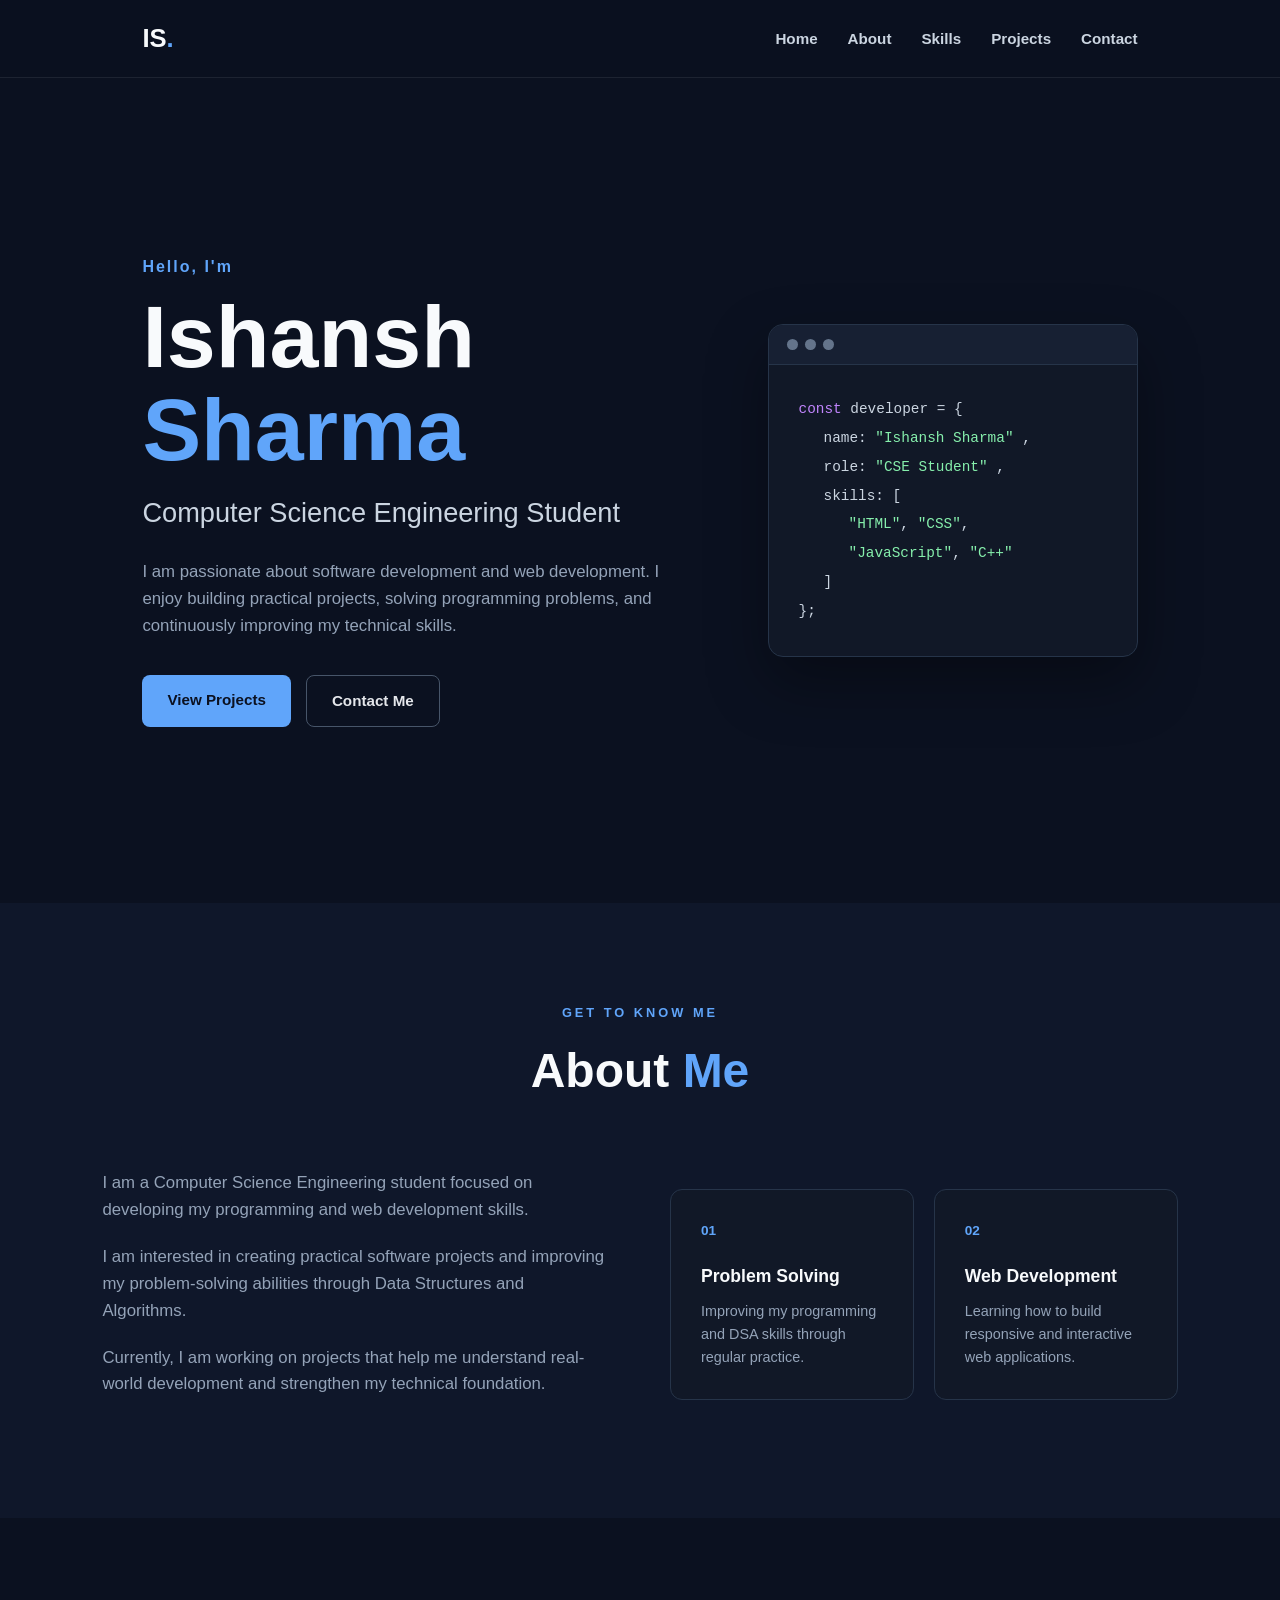
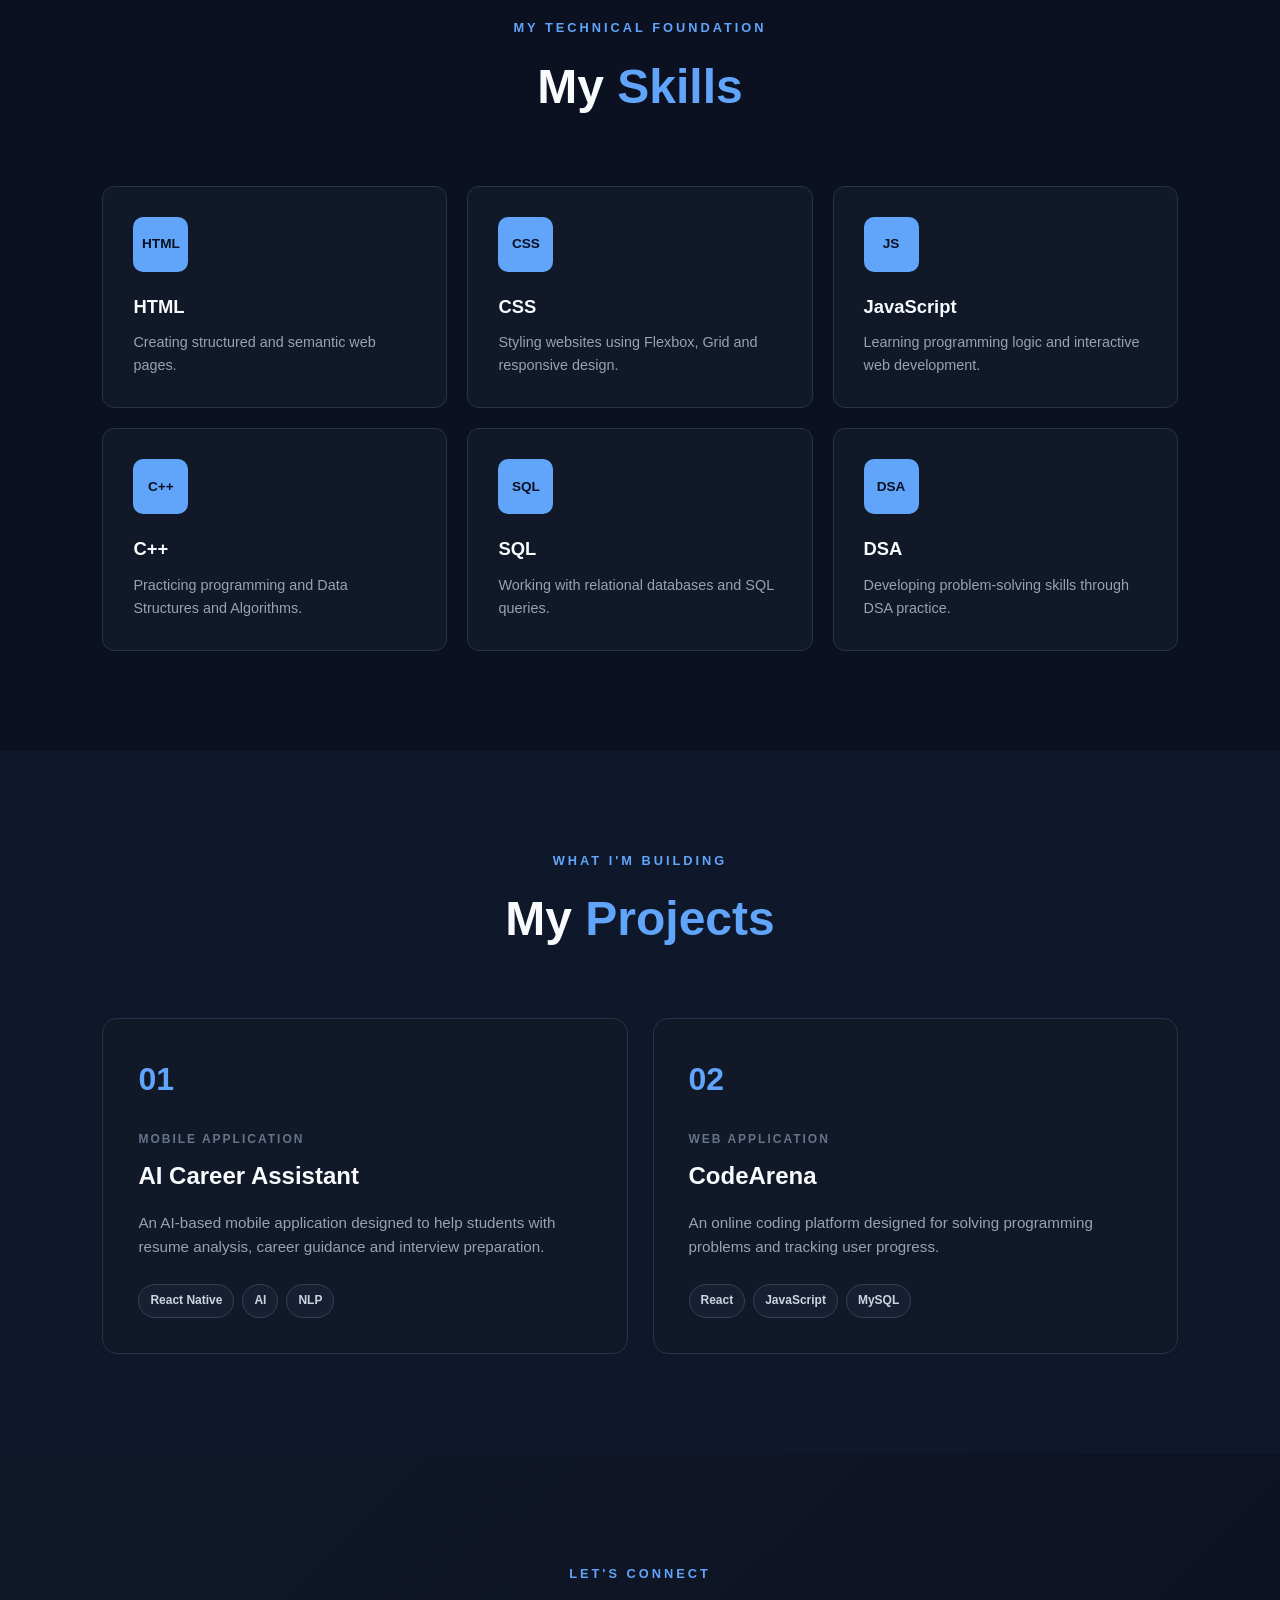
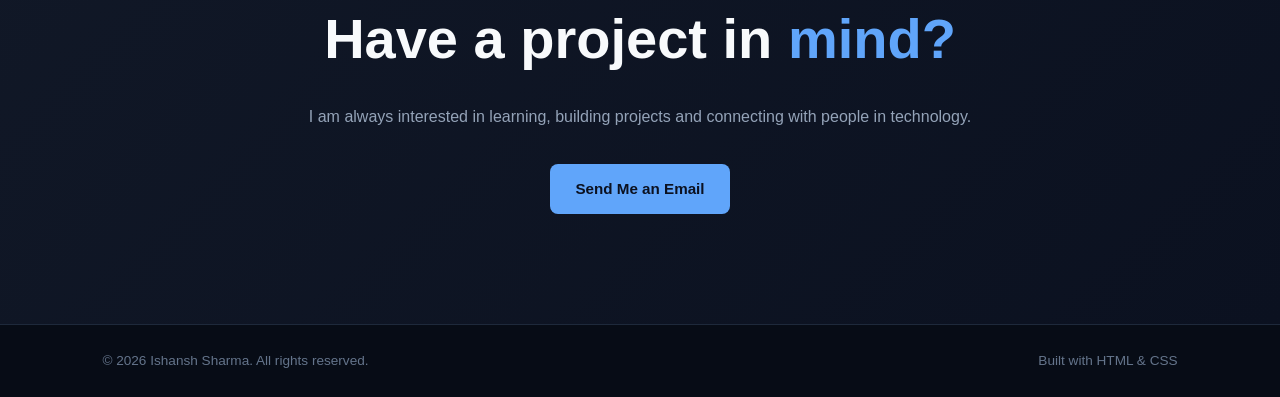
<file: index.html>
<!DOCTYPE html>
<html lang="en">

<head>
    <meta charset="UTF-8">

    <meta name="viewport" content="width=device-width, initial-scale=1.0">

    <meta name="description"
        content="Portfolio of Ishansh Sharma, a Computer Science Engineering student interested in software and web development.">

    <title>Ishansh Sharma | Web Developer</title>

    <link rel="stylesheet" href="style.css">
</head>

<body>

    <!-- =========================
         NAVIGATION
    ========================== -->

    <header class="header">

        <nav class="navbar">

            <a href="#home" class="logo">
                IS<span>.</span>
            </a>

            <ul class="nav-links">

                <li>
                    <a href="#home">Home</a>
                </li>

                <li>
                    <a href="#about">About</a>
                </li>

                <li>
                    <a href="#skills">Skills</a>
                </li>

                <li>
                    <a href="#projects">Projects</a>
                </li>

                <li>
                    <a href="#contact">Contact</a>
                </li>

            </ul>

        </nav>

    </header>


    <!-- =========================
         MAIN CONTENT
    ========================== -->

    <main>

        <!-- =========================
             HERO SECTION
        ========================== -->

        <section id="home" class="hero">

            <div class="hero-content">

                <p class="hero-intro">
                    Hello, I'm
                </p>

                <h1>
                    Ishansh <span>Sharma</span>
                </h1>

                <h2>
                    Computer Science Engineering Student
                </h2>

                <p class="hero-description">
                    I am passionate about software development and web development.
                    I enjoy building practical projects, solving programming problems,
                    and continuously improving my technical skills.
                </p>

                <div class="hero-buttons">

                    <a href="#projects" class="btn btn-primary">
                        View Projects
                    </a>

                    <a href="#contact" class="btn btn-secondary">
                        Contact Me
                    </a>

                </div>

            </div>


            <div class="hero-card">

                <div class="code-window">

                    <div class="window-header">

                        <span></span>
                        <span></span>
                        <span></span>

                    </div>

                    <div class="code-content">

                        <p>
                            <span class="code-keyword">const</span>
                            developer = {
                        </p>

                        <p class="indent">
                            name:
                            <span class="code-string">
                                "Ishansh Sharma"
                            </span>,
                        </p>

                        <p class="indent">
                            role:
                            <span class="code-string">
                                "CSE Student"
                            </span>,
                        </p>

                        <p class="indent">
                            skills: [
                        </p>

                        <p class="indent-2">
                            <span class="code-string">"HTML"</span>,
                            <span class="code-string">"CSS"</span>,
                        </p>

                        <p class="indent-2">
                            <span class="code-string">"JavaScript"</span>,
                            <span class="code-string">"C++"</span>
                        </p>

                        <p class="indent">
                            ]
                        </p>

                        <p>
                            };
                        </p>

                    </div>

                </div>

            </div>

        </section>


        <!-- =========================
             ABOUT SECTION
        ========================== -->

        <section id="about" class="section about">

            <div class="section-heading">

                <p class="section-label">
                    GET TO KNOW ME
                </p>

                <h2>
                    About <span>Me</span>
                </h2>

            </div>


            <div class="about-container">

                <div class="about-text">

                    <p>
                        I am a Computer Science Engineering student focused on
                        developing my programming and web development skills.
                    </p>

                    <p>
                        I am interested in creating practical software projects
                        and improving my problem-solving abilities through
                        Data Structures and Algorithms.
                    </p>

                    <p>
                        Currently, I am working on projects that help me understand
                        real-world development and strengthen my technical foundation.
                    </p>

                </div>


                <div class="about-info">

                    <div class="info-card">

                        <span class="info-number">
                            01
                        </span>

                        <h3>
                            Problem Solving
                        </h3>

                        <p>
                            Improving my programming and DSA skills through
                            regular practice.
                        </p>

                    </div>


                    <div class="info-card">

                        <span class="info-number">
                            02
                        </span>

                        <h3>
                            Web Development
                        </h3>

                        <p>
                            Learning how to build responsive and interactive
                            web applications.
                        </p>

                    </div>

                </div>

            </div>

        </section>


        <!-- =========================
             SKILLS SECTION
        ========================== -->

        <section id="skills" class="section skills">

            <div class="section-heading">

                <p class="section-label">
                    MY TECHNICAL FOUNDATION
                </p>

                <h2>
                    My <span>Skills</span>
                </h2>

            </div>


            <div class="skills-grid">

                <div class="skill-card">

                    <div class="skill-icon">
                        HTML
                    </div>

                    <h3>
                        HTML
                    </h3>

                    <p>
                        Creating structured and semantic web pages.
                    </p>

                </div>


                <div class="skill-card">

                    <div class="skill-icon">
                        CSS
                    </div>

                    <h3>
                        CSS
                    </h3>

                    <p>
                        Styling websites using Flexbox, Grid and responsive design.
                    </p>

                </div>


                <div class="skill-card">

                    <div class="skill-icon">
                        JS
                    </div>

                    <h3>
                        JavaScript
                    </h3>

                    <p>
                        Learning programming logic and interactive web development.
                    </p>

                </div>


                <div class="skill-card">

                    <div class="skill-icon">
                        C++
                    </div>

                    <h3>
                        C++
                    </h3>

                    <p>
                        Practicing programming and Data Structures and Algorithms.
                    </p>

                </div>


                <div class="skill-card">

                    <div class="skill-icon">
                        SQL
                    </div>

                    <h3>
                        SQL
                    </h3>

                    <p>
                        Working with relational databases and SQL queries.
                    </p>

                </div>


                <div class="skill-card">

                    <div class="skill-icon">
                        DSA
                    </div>

                    <h3>
                        DSA
                    </h3>

                    <p>
                        Developing problem-solving skills through DSA practice.
                    </p>

                </div>

            </div>

        </section>


        <!-- =========================
             PROJECTS SECTION
        ========================== -->

        <section id="projects" class="section projects">

            <div class="section-heading">

                <p class="section-label">
                    WHAT I'M BUILDING
                </p>

                <h2>
                    My <span>Projects</span>
                </h2>

            </div>


            <div class="project-grid">

                <!-- Project 1 -->

                <article class="project-card">

                    <div class="project-number">
                        01
                    </div>

                    <div class="project-content">

                        <p class="project-type">
                            MOBILE APPLICATION
                        </p>

                        <h3>
                            AI Career Assistant
                        </h3>

                        <p>
                            An AI-based mobile application designed to help
                            students with resume analysis, career guidance
                            and interview preparation.
                        </p>

                        <div class="project-tags">

                            <span>
                                React Native
                            </span>

                            <span>
                                AI
                            </span>

                            <span>
                                NLP
                            </span>

                        </div>

                    </div>

                </article>


                <!-- Project 2 -->

                <article class="project-card">

                    <div class="project-number">
                        02
                    </div>

                    <div class="project-content">

                        <p class="project-type">
                            WEB APPLICATION
                        </p>

                        <h3>
                            CodeArena
                        </h3>

                        <p>
                            An online coding platform designed for solving
                            programming problems and tracking user progress.
                        </p>

                        <div class="project-tags">

                            <span>
                                React
                            </span>

                            <span>
                                JavaScript
                            </span>

                            <span>
                                MySQL
                            </span>

                        </div>

                    </div>

                </article>

            </div>

        </section>


        <!-- =========================
             CONTACT SECTION
        ========================== -->

        <section id="contact" class="contact">

            <div class="contact-container">

                <p class="section-label">
                    LET'S CONNECT
                </p>

                <h2>
                    Have a project in <span>mind?</span>
                </h2>

                <p>
                    I am always interested in learning, building projects
                    and connecting with people in technology.
                </p>

                <a href="mailto:your-email@example.com"
                    class="btn btn-primary contact-button">
                    Send Me an Email
                </a>

            </div>

        </section>

    </main>


    <!-- =========================
         FOOTER
    ========================== -->

    <footer class="footer">

        <p>
            © 2026 Ishansh Sharma. All rights reserved.
        </p>

        <p>
            Built with HTML & CSS
        </p>

    </footer>


</body>

</html>
</file>
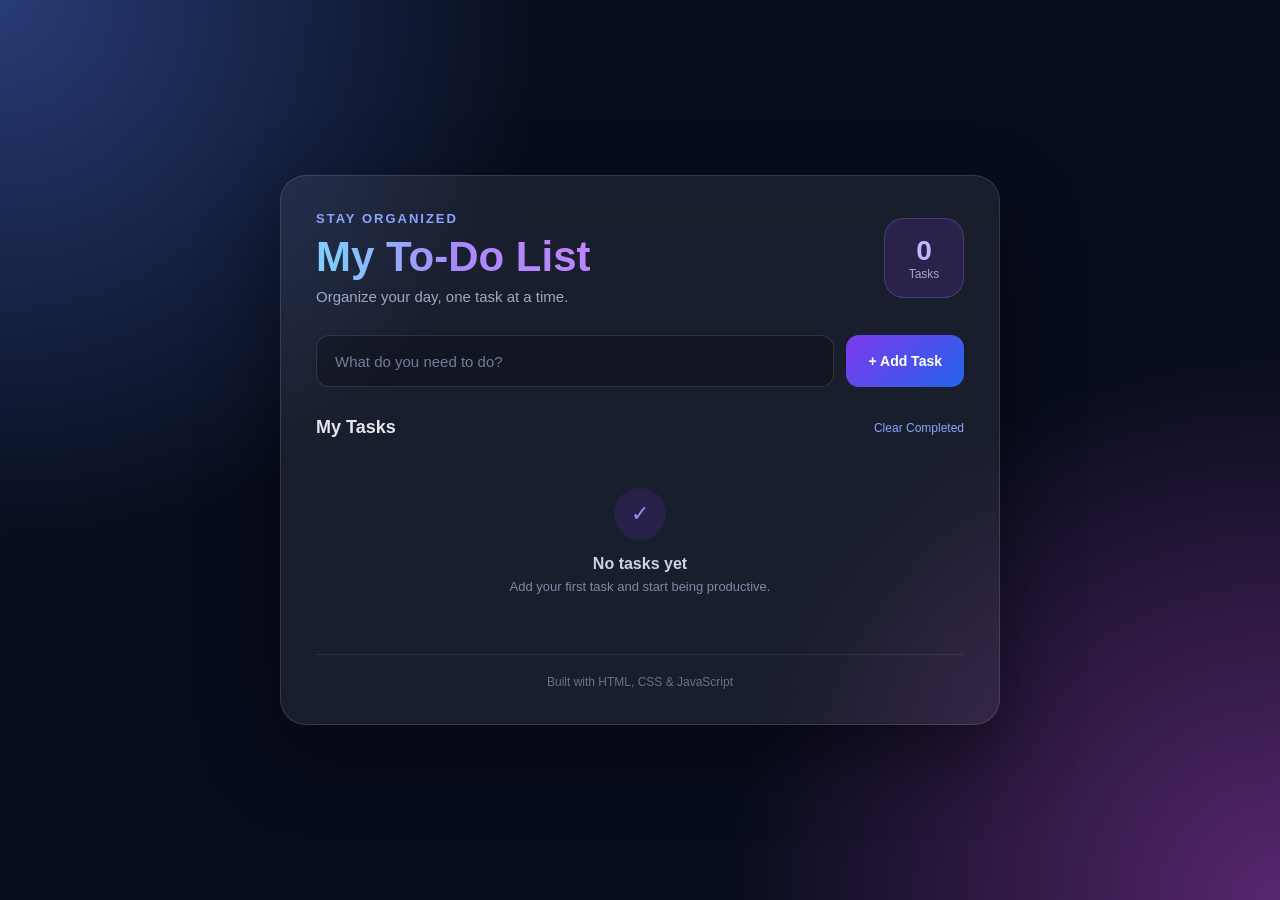
<file: week2-todo-app/index.html>
<!DOCTYPE html>
<html lang="en">
<head>
    <meta charset="UTF-8">
    <meta name="viewport" content="width=device-width, initial-scale=1.0">

    <title>My To-Do List</title>

    <link rel="stylesheet" href="style.css">
</head>

<body>

    <main class="todo-container">

        <!-- Header -->
        <header class="todo-header">

            <div>
                <p class="welcome-text">Stay organized</p>

                <h1>My To-Do List</h1>

                <p class="subtitle">
                    Organize your day, one task at a time.
                </p>
            </div>

            <div class="task-counter">
                <span id="taskCount">0</span>
                <small>Tasks</small>
            </div>

        </header>


        <!-- Add Task -->
        <section class="input-section">

            <input
                type="text"
                id="taskInput"
                placeholder="What do you need to do?"
                autocomplete="off"
            >

            <button type="button" id="addTaskBtn">
                + Add Task
            </button>

        </section>


        <!-- Task List -->
        <section class="tasks-section">

            <div class="section-heading">
                <h2>My Tasks</h2>

                <button
                    type="button"
                    id="clearCompletedBtn"
                    class="clear-btn"
                >
                    Clear Completed
                </button>
            </div>

            <ul id="taskList"></ul>

            <!-- Empty message -->
            <div id="emptyMessage" class="empty-message">

                <div class="empty-icon">✓</div>

                <h3>No tasks yet</h3>

                <p>
                    Add your first task and start being productive.
                </p>

            </div>

        </section>


        <!-- Footer -->
        <footer class="todo-footer">
            <p>Built with HTML, CSS & JavaScript</p>
        </footer>

    </main>


    <script src="script.js"></script>

</body>
</html>
</file>
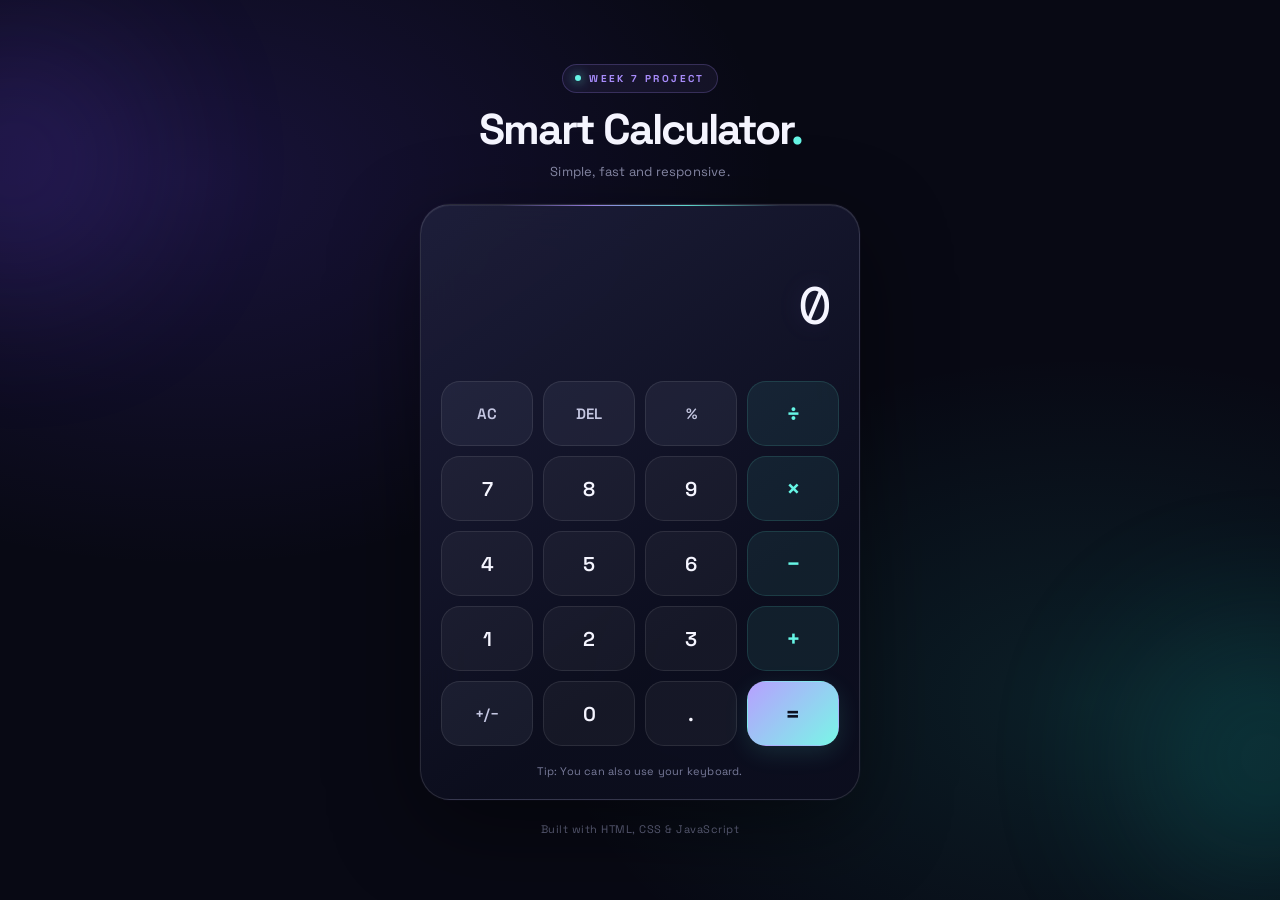
<file: week7-calculator/index.html>
<!DOCTYPE html>
<html lang="en">
<head>
  <meta charset="UTF-8">
  <meta name="viewport" content="width=device-width, initial-scale=1.0">
  <meta name="description" content="A responsive calculator built using HTML, CSS and JavaScript.">
  <title>Calculator | Week 7 Project</title>
  <link rel="stylesheet" href="style.css">
  <script src="script.js" defer></script>
</head>
<body>
  <main class="app">
    <header class="app-header">
      <p class="eyebrow">WEEK 7 PROJECT</p>
      <h1>Smart Calculator</h1>
      <p class="subtitle">Simple, fast and responsive.</p>
    </header>

    <section class="calculator" aria-label="Calculator">
      <div class="display">
        <div id="history" class="history" aria-live="polite"></div>
        <output id="display" class="display-value" aria-live="polite">0</output>
        <p id="error-message" class="error-message" role="alert"></p>
      </div>

      <div class="keys">
        <button type="button" class="key utility" data-action="clear">AC</button>
        <button type="button" class="key utility" data-action="delete" aria-label="Delete last digit">DEL</button>
        <button type="button" class="key utility" data-action="percent">%</button>
        <button type="button" class="key operator" data-operator="/" aria-label="Divide">÷</button>

        <button type="button" class="key" data-number="7">7</button>
        <button type="button" class="key" data-number="8">8</button>
        <button type="button" class="key" data-number="9">9</button>
        <button type="button" class="key operator" data-operator="*" aria-label="Multiply">×</button>

        <button type="button" class="key" data-number="4">4</button>
        <button type="button" class="key" data-number="5">5</button>
        <button type="button" class="key" data-number="6">6</button>
        <button type="button" class="key operator" data-operator="-" aria-label="Subtract">−</button>

        <button type="button" class="key" data-number="1">1</button>
        <button type="button" class="key" data-number="2">2</button>
        <button type="button" class="key" data-number="3">3</button>
        <button type="button" class="key operator" data-operator="+" aria-label="Add">+</button>

        <button type="button" class="key utility" data-action="sign">+/−</button>
        <button type="button" class="key" data-number="0">0</button>
        <button type="button" class="key" data-action="decimal">.</button>
        <button type="button" class="key equals" data-action="equals">=</button>
      </div>
      <p class="keyboard-hint">Tip: You can also use your keyboard.</p>
    </section>

    <footer>Built with HTML, CSS &amp; JavaScript</footer>
  </main>
</body>
</html>
</file>
<file: style.css>
/* =========================================
   RESET
========================================= */

* {
    margin: 0;
    padding: 0;
    box-sizing: border-box;
}

html {
    scroll-behavior: smooth;
}

body {
    font-family: Arial, Helvetica, sans-serif;
    line-height: 1.6;
    color: #e5e7eb;
    background-color: #0b1120;
}


/* =========================================
   GENERAL
========================================= */

a {
    text-decoration: none;
    color: inherit;
}

ul {
    list-style: none;
}

section {
    scroll-margin-top: 80px;
}

.section {
    padding: 100px 8%;
}

.section-heading {
    text-align: center;
    margin-bottom: 60px;
}

.section-label {
    margin-bottom: 10px;

    color: #60a5fa;

    font-size: 0.8rem;
    font-weight: 700;

    letter-spacing: 3px;
}

.section-heading h2 {
    font-size: clamp(2rem, 5vw, 3rem);
    color: #f8fafc;
}

.section-heading h2 span,
.hero h1 span,
.contact h2 span {
    color: #60a5fa;
}


/* =========================================
   HEADER
========================================= */

.header {
    position: sticky;
    top: 0;
    z-index: 1000;

    background-color: rgba(11, 17, 32, 0.92);

    border-bottom: 1px solid rgba(255, 255, 255, 0.08);

    backdrop-filter: blur(12px);
}

.navbar {
    max-width: 1200px;

    margin: auto;

    padding: 18px 8%;

    display: flex;
    justify-content: space-between;
    align-items: center;

    gap: 30px;
}

.logo {
    font-size: 1.6rem;
    font-weight: 800;

    color: #f8fafc;
}

.logo span {
    color: #60a5fa;
}

.nav-links {
    display: flex;

    align-items: center;

    gap: 30px;
}

.nav-links a {
    position: relative;

    color: #cbd5e1;

    font-size: 0.95rem;
    font-weight: 600;

    transition: color 0.3s ease;
}

.nav-links a::after {
    content: "";

    position: absolute;

    left: 0;
    bottom: -7px;

    width: 0;
    height: 2px;

    background-color: #60a5fa;

    transition: width 0.3s ease;
}

.nav-links a:hover {
    color: #ffffff;
}

.nav-links a:hover::after {
    width: 100%;
}


/* =========================================
   HERO
========================================= */

.hero {
    min-height: calc(100vh - 75px);

    max-width: 1200px;

    margin: auto;

    padding: 80px 8%;

    display: grid;

    grid-template-columns: 1.2fr 0.8fr;

    align-items: center;

    gap: 70px;
}

.hero-content {
    animation: fadeUp 0.8s ease;
}

.hero-intro {
    margin-bottom: 12px;

    color: #60a5fa;

    font-size: 1rem;
    font-weight: 700;

    letter-spacing: 2px;
}

.hero h1 {
    margin-bottom: 15px;

    font-size: clamp(3rem, 7vw, 5.5rem);

    line-height: 1.05;

    color: #f8fafc;
}

.hero h2 {
    margin-bottom: 25px;

    color: #cbd5e1;

    font-size: clamp(1.2rem, 3vw, 1.7rem);

    font-weight: 500;
}

.hero-description {
    max-width: 650px;

    margin-bottom: 35px;

    color: #94a3b8;

    font-size: 1.05rem;
}


/* =========================================
   BUTTONS
========================================= */

.hero-buttons {
    display: flex;

    flex-wrap: wrap;

    gap: 15px;
}

.btn {
    display: inline-block;

    padding: 13px 25px;

    border-radius: 8px;

    font-size: 0.95rem;

    font-weight: 700;

    transition:
        transform 0.3s ease,
        background-color 0.3s ease,
        border-color 0.3s ease;
}

.btn:hover {
    transform: translateY(-3px);
}

.btn-primary {
    color: #0b1120;

    background-color: #60a5fa;
}

.btn-primary:hover {
    background-color: #93c5fd;
}

.btn-secondary {
    color: #e5e7eb;

    border: 1px solid #475569;

    background-color: transparent;
}

.btn-secondary:hover {
    border-color: #60a5fa;

    color: #60a5fa;
}


/* =========================================
   CODE CARD
========================================= */

.hero-card {
    display: flex;

    justify-content: center;

    animation: floatCard 4s ease-in-out infinite;
}

.code-window {
    width: 100%;
    max-width: 450px;

    overflow: hidden;

    border: 1px solid #263449;

    border-radius: 15px;

    background-color: #111827;

    box-shadow:
        0 25px 60px rgba(0, 0, 0, 0.35);
}

.window-header {
    padding: 14px 18px;

    display: flex;

    gap: 7px;

    border-bottom: 1px solid #263449;

    background-color: #172033;
}

.window-header span {
    width: 11px;
    height: 11px;

    border-radius: 50%;

    background-color: #64748b;
}

.code-content {
    padding: 30px;

    color: #cbd5e1;

    font-family: "Courier New", monospace;

    font-size: 0.9rem;

    line-height: 2;
}

.code-keyword {
    color: #c084fc;
}

.code-string {
    color: #86efac;
}

.indent {
    padding-left: 25px;
}

.indent-2 {
    padding-left: 50px;
}


/* =========================================
   ABOUT
========================================= */

.about {
    background-color: #0f172a;
}

.about-container {
    max-width: 1100px;

    margin: auto;

    display: grid;

    grid-template-columns: 1fr 1fr;

    gap: 60px;

    align-items: center;
}

.about-text p {
    margin-bottom: 20px;

    color: #94a3b8;

    font-size: 1.05rem;
}

.about-info {
    display: grid;

    grid-template-columns: 1fr 1fr;

    gap: 20px;
}

.info-card {
    padding: 30px;

    border: 1px solid #263449;

    border-radius: 12px;

    background-color: #111827;

    transition:
        transform 0.3s ease,
        border-color 0.3s ease;
}

.info-card:hover {
    transform: translateY(-6px);

    border-color: #60a5fa;
}

.info-number {
    display: block;

    margin-bottom: 20px;

    color: #60a5fa;

    font-size: 0.85rem;

    font-weight: 700;
}

.info-card h3 {
    margin-bottom: 10px;

    color: #f8fafc;

    font-size: 1.1rem;
}

.info-card p {
    color: #94a3b8;

    font-size: 0.9rem;
}


/* =========================================
   SKILLS
========================================= */

.skills {
    background-color: #0b1120;
}

.skills-grid {
    max-width: 1100px;

    margin: auto;

    display: grid;

    grid-template-columns: repeat(3, 1fr);

    gap: 20px;
}

.skill-card {
    padding: 30px;

    border: 1px solid #263449;

    border-radius: 12px;

    background-color: #111827;

    transition:
        transform 0.3s ease,
        border-color 0.3s ease,
        box-shadow 0.3s ease;
}

.skill-card:hover {
    transform: translateY(-7px);

    border-color: #60a5fa;

    box-shadow:
        0 15px 35px rgba(0, 0, 0, 0.25);
}

.skill-icon {
    width: 55px;
    height: 55px;

    margin-bottom: 20px;

    display: flex;

    justify-content: center;
    align-items: center;

    border-radius: 10px;

    color: #0b1120;

    background-color: #60a5fa;

    font-size: 0.85rem;

    font-weight: 800;
}

.skill-card h3 {
    margin-bottom: 10px;

    color: #f8fafc;

    font-size: 1.15rem;
}

.skill-card p {
    color: #94a3b8;

    font-size: 0.9rem;
}


/* =========================================
   PROJECTS
========================================= */

.projects {
    background-color: #0f172a;
}

.project-grid {
    max-width: 1100px;

    margin: auto;

    display: grid;

    grid-template-columns: repeat(2, 1fr);

    gap: 25px;
}

.project-card {
    position: relative;

    overflow: hidden;

    min-height: 300px;

    padding: 35px;

    border: 1px solid #263449;

    border-radius: 15px;

    background-color: #111827;

    transition:
        transform 0.3s ease,
        border-color 0.3s ease,
        box-shadow 0.3s ease;
}

.project-card::before {
    content: "";

    position: absolute;

    top: 0;
    left: 0;

    width: 100%;
    height: 4px;

    background-color: #60a5fa;

    transform: scaleX(0);

    transform-origin: left;

    transition: transform 0.4s ease;
}

.project-card:hover {
    transform: translateY(-8px);

    border-color: #60a5fa;

    box-shadow:
        0 20px 45px rgba(0, 0, 0, 0.3);
}

.project-card:hover::before {
    transform: scaleX(1);
}

.project-number {
    margin-bottom: 25px;

    color: #60a5fa;

    font-size: 2rem;

    font-weight: 800;
}

.project-type {
    margin-bottom: 8px;

    color: #64748b;

    font-size: 0.75rem;

    font-weight: 700;

    letter-spacing: 2px;
}

.project-content h3 {
    margin-bottom: 15px;

    color: #f8fafc;

    font-size: 1.5rem;
}

.project-content > p:not(.project-type) {
    margin-bottom: 25px;

    color: #94a3b8;

    font-size: 0.95rem;
}

.project-tags {
    display: flex;

    flex-wrap: wrap;

    gap: 8px;
}

.project-tags span {
    padding: 6px 11px;

    border: 1px solid #334155;

    border-radius: 20px;

    color: #cbd5e1;

    background-color: #172033;

    font-size: 0.75rem;

    font-weight: 600;
}


/* =========================================
   CONTACT
========================================= */

.contact {
    padding: 110px 8%;

    text-align: center;

    background:
        linear-gradient(
            135deg,
            #111827,
            #0b1120
        );
}

.contact-container {
    max-width: 750px;

    margin: auto;
}

.contact h2 {
    margin-bottom: 20px;

    color: #f8fafc;

    font-size: clamp(2rem, 5vw, 3.5rem);
}

.contact-container > p:not(.section-label) {
    margin-bottom: 30px;

    color: #94a3b8;

    font-size: 1rem;
}

.contact-button {
    margin-top: 5px;
}


/* =========================================
   FOOTER
========================================= */

.footer {
    padding: 25px 8%;

    display: flex;

    justify-content: space-between;

    gap: 20px;

    border-top: 1px solid #1e293b;

    color: #64748b;

    background-color: #070c16;

    font-size: 0.85rem;
}


/* =========================================
   ANIMATIONS
========================================= */

@keyframes fadeUp {

    from {
        opacity: 0;

        transform: translateY(25px);
    }

    to {
        opacity: 1;

        transform: translateY(0);
    }

}

@keyframes floatCard {

    0%,
    100% {
        transform: translateY(0);
    }

    50% {
        transform: translateY(-10px);
    }

}


/* =========================================
   TABLET
========================================= */

@media (max-width: 900px) {

    .hero {
        grid-template-columns: 1fr;

        text-align: center;

        gap: 50px;
    }

    .hero-description {
        margin-left: auto;
        margin-right: auto;
    }

    .hero-buttons {
        justify-content: center;
    }

    .hero-card {
        order: 2;
    }

    .about-container {
        grid-template-columns: 1fr;
    }

    .skills-grid {
        grid-template-columns: repeat(2, 1fr);
    }

}


/* =========================================
   MOBILE
========================================= */

@media (max-width: 600px) {

    .navbar {
        padding: 16px 5%;

        flex-direction: column;

        gap: 15px;
    }

    .nav-links {
        gap: 14px;

        flex-wrap: wrap;

        justify-content: center;
    }

    .nav-links a {
        font-size: 0.82rem;
    }

    .hero {
        padding: 70px 5%;

        min-height: auto;
    }

    .hero h1 {
        font-size: 3rem;
    }

    .hero-description {
        font-size: 0.95rem;
    }

    .code-content {
        padding: 20px;

        font-size: 0.72rem;
    }

    .section {
        padding: 75px 5%;
    }

    .section-heading {
        margin-bottom: 40px;
    }

    .about-info {
        grid-template-columns: 1fr;
    }

    .skills-grid {
        grid-template-columns: 1fr;
    }

    .project-grid {
        grid-template-columns: 1fr;
    }

    .project-card {
        padding: 25px;
    }

    .contact {
        padding: 80px 5%;
    }

    .footer {
        flex-direction: column;

        text-align: center;
    }

}


/* =========================================
   SMALL MOBILE
========================================= */

@media (max-width: 400px) {

    .hero h1 {
        font-size: 2.5rem;
    }

    .hero-buttons {
        flex-direction: column;
    }

    .btn {
        width: 100%;

        text-align: center;
    }

    .code-content {
        font-size: 0.65rem;
    }

}
</file>
<file: week2-todo-app/style.css>
/* ==============================
   RESET
================================= */

* {
    margin: 0;
    padding: 0;
    box-sizing: border-box;
}


/* ==============================
   BODY
================================= */

body {
    min-height: 100vh;

    display: flex;
    justify-content: center;
    align-items: center;

    padding: 30px 20px;

    font-family: Arial, Helvetica, sans-serif;

    color: #ffffff;

    background:
        radial-gradient(
            circle at top left,
            #273c75 0%,
            transparent 35%
        ),
        radial-gradient(
            circle at bottom right,
            #57266d 0%,
            transparent 35%
        ),
        #080d1c;
}


/* ==============================
   MAIN CONTAINER
================================= */

.todo-container {
    width: 100%;
    max-width: 720px;

    padding: 35px;

    border: 1px solid rgba(255, 255, 255, 0.12);

    border-radius: 26px;

    background: rgba(255, 255, 255, 0.07);

    backdrop-filter: blur(20px);

    box-shadow:
        0 30px 80px rgba(0, 0, 0, 0.45);

    animation: containerAppear 0.6s ease;
}


/* ==============================
   HEADER
================================= */

.todo-header {
    display: flex;

    justify-content: space-between;

    align-items: center;

    gap: 20px;

    margin-bottom: 30px;
}

.welcome-text {
    color: #8ea4ff;

    font-size: 13px;

    font-weight: 600;

    text-transform: uppercase;

    letter-spacing: 2px;

    margin-bottom: 8px;
}

h1 {
    font-size: 42px;

    line-height: 1.1;

    margin-bottom: 8px;

    background: linear-gradient(
        90deg,
        #7dd3fc,
        #a78bfa,
        #c084fc
    );

    -webkit-background-clip: text;

    -webkit-text-fill-color: transparent;
}

.subtitle {
    color: #9da8c4;

    font-size: 15px;
}


/* ==============================
   TASK COUNTER
================================= */

.task-counter {
    min-width: 80px;

    height: 80px;

    display: flex;

    flex-direction: column;

    justify-content: center;

    align-items: center;

    border-radius: 20px;

    background: rgba(124, 58, 237, 0.16);

    border: 1px solid rgba(167, 139, 250, 0.25);
}

.task-counter span {
    font-size: 28px;

    font-weight: 700;

    color: #c4b5fd;
}

.task-counter small {
    color: #9da8c4;

    font-size: 12px;
}


/* ==============================
   INPUT SECTION
================================= */

.input-section {
    display: flex;

    gap: 12px;

    margin-bottom: 30px;
}

#taskInput {
    flex: 1;

    min-width: 0;

    height: 52px;

    padding: 0 18px;

    border: 1px solid rgba(255, 255, 255, 0.12);

    border-radius: 13px;

    outline: none;

    background: rgba(0, 0, 0, 0.25);

    color: #ffffff;

    font-size: 15px;

    transition: 0.3s;
}

#taskInput::placeholder {
    color: #737e9d;
}

#taskInput:focus {
    border-color: #8b5cf6;

    box-shadow:
        0 0 0 3px rgba(139, 92, 246, 0.15);
}


/* ==============================
   ADD BUTTON
================================= */

#addTaskBtn {
    height: 52px;

    padding: 0 22px;

    border: none;

    border-radius: 13px;

    background:
        linear-gradient(
            135deg,
            #7c3aed,
            #2563eb
        );

    color: white;

    font-size: 14px;

    font-weight: 600;

    cursor: pointer;

    transition: 0.3s;
}

#addTaskBtn:hover {
    transform: translateY(-2px);

    box-shadow:
        0 12px 25px rgba(99, 102, 241, 0.35);
}

#addTaskBtn:active {
    transform: translateY(0);
}


/* ==============================
   SECTION HEADING
================================= */

.section-heading {
    display: flex;

    justify-content: space-between;

    align-items: center;

    margin-bottom: 15px;
}

.section-heading h2 {
    font-size: 18px;

    color: #e5e7eb;
}


/* ==============================
   CLEAR BUTTON
================================= */

.clear-btn {
    border: none;

    background: transparent;

    color: #8ea4ff;

    font-size: 12px;

    cursor: pointer;

    transition: 0.25s;
}

.clear-btn:hover {
    color: #c4b5fd;

    text-decoration: underline;
}


/* ==============================
   TASK LIST
================================= */

#taskList {
    list-style: none;

    display: flex;

    flex-direction: column;

    gap: 12px;
}


/* ==============================
   TASK ITEM
================================= */

.task-item {
    display: flex;

    align-items: center;

    justify-content: space-between;

    gap: 15px;

    padding: 15px 17px;

    border: 1px solid rgba(255, 255, 255, 0.08);

    border-radius: 15px;

    background: rgba(255, 255, 255, 0.055);

    transition: 0.3s;

    animation: taskAppear 0.3s ease;
}

.task-item:hover {
    transform: translateY(-2px);

    background: rgba(255, 255, 255, 0.09);

    border-color: rgba(139, 92, 246, 0.35);
}


/* ==============================
   TASK TEXT
================================= */

.task-text {
    flex: 1;

    color: #e5e7eb;

    font-size: 15px;

    line-height: 1.5;

    cursor: pointer;

    word-break: break-word;

    transition: 0.3s;
}


/* ==============================
   COMPLETED TASK
================================= */

.task-item.completed .task-text {
    text-decoration: line-through;

    color: #6f7892;

    opacity: 0.65;
}


/* ==============================
   ACTION BUTTONS
================================= */

.task-actions {
    display: flex;

    gap: 8px;
}

.edit-btn,
.delete-btn {
    border: none;

    padding: 8px 12px;

    border-radius: 8px;

    color: white;

    font-size: 12px;

    font-weight: 600;

    cursor: pointer;

    transition: 0.25s;
}

.edit-btn {
    background: rgba(59, 130, 246, 0.18);

    color: #93c5fd;
}

.edit-btn:hover {
    background: #2563eb;

    color: white;
}

.delete-btn {
    background: rgba(239, 68, 68, 0.15);

    color: #fca5a5;
}

.delete-btn:hover {
    background: #dc2626;

    color: white;
}


/* ==============================
   EMPTY MESSAGE
================================= */

.empty-message {
    text-align: center;

    padding: 35px 20px;

    color: #7f8aa8;
}

.empty-icon {
    width: 52px;

    height: 52px;

    display: flex;

    justify-content: center;

    align-items: center;

    margin: 0 auto 15px;

    border-radius: 50%;

    background: rgba(124, 58, 237, 0.15);

    color: #a78bfa;

    font-size: 22px;
}

.empty-message h3 {
    color: #cbd5e1;

    font-size: 16px;

    margin-bottom: 6px;
}

.empty-message p {
    font-size: 13px;
}


/* ==============================
   FOOTER
================================= */

.todo-footer {
    margin-top: 25px;

    padding-top: 20px;

    border-top: 1px solid rgba(255, 255, 255, 0.08);

    text-align: center;

    color: #68728c;

    font-size: 12px;
}


/* ==============================
   ANIMATIONS
================================= */

@keyframes containerAppear {

    from {
        opacity: 0;

        transform: translateY(20px);
    }

    to {
        opacity: 1;

        transform: translateY(0);
    }
}

@keyframes taskAppear {

    from {
        opacity: 0;

        transform: translateX(-10px);
    }

    to {
        opacity: 1;

        transform: translateX(0);
    }
}


/* ==============================
   MOBILE RESPONSIVE
================================= */

@media (max-width: 600px) {

    body {
        padding: 15px;
    }

    .todo-container {
        padding: 25px 18px;

        border-radius: 20px;
    }

    .todo-header {
        align-items: flex-start;
    }

    h1 {
        font-size: 32px;
    }

    .task-counter {
        min-width: 65px;

        height: 65px;
    }

    .task-counter span {
        font-size: 23px;
    }

    .input-section {
        flex-direction: column;
    }

    #addTaskBtn {
        width: 100%;
    }

    .task-item {
        align-items: flex-start;

        flex-direction: column;
    }

    .task-actions {
        width: 100%;
    }

    .edit-btn,
    .delete-btn {
        flex: 1;
    }

    .section-heading {
        align-items: flex-start;

        gap: 10px;
    }
}
</file>
<file: week7-calculator/style.css>
@import url('https://fonts.googleapis.com/css2?family=DM+Mono:wght@400;500&family=Space+Grotesk:wght@400;500;600;700&display=swap');

:root {
  --bg: #080914;
  --panel: rgba(20, 22, 43, 0.82);
  --text: #f5f5ff;
  --muted: #898ba9;
  --violet: #a78bfa;
  --cyan: #66f5e5;
  --border: rgba(255, 255, 255, 0.09);
  --key: rgba(255, 255, 255, 0.045);
  --shadow: 0 28px 90px rgba(0, 0, 0, 0.45);
}

* {
  box-sizing: border-box;
  margin: 0;
  padding: 0;
}

html {
  min-height: 100%;
}

body {
  min-height: 100vh;
  min-height: 100dvh;
  padding: 32px 18px;
  display: grid;
  place-items: center;
  overflow-x: hidden;
  color: var(--text);
  background:
    radial-gradient(ellipse at 15% 20%, rgba(110, 71, 255, 0.16), transparent 38%),
    radial-gradient(ellipse at 85% 78%, rgba(43, 223, 206, 0.10), transparent 35%),
    var(--bg);
  font-family: "Space Grotesk", sans-serif;
}

body::before,
body::after {
  content: "";
  position: fixed;
  width: 230px;
  height: 230px;
  border-radius: 50%;
  filter: blur(90px);
  opacity: 0.24;
  pointer-events: none;
  z-index: -1;
}

body::before {
  top: 5%;
  left: -100px;
  background: #794cff;
}

body::after {
  right: -100px;
  bottom: 3%;
  background: #16cbbd;
}

button {
  font: inherit;
  -webkit-tap-highlight-color: transparent;
}

button:focus-visible {
  outline: 2px solid var(--cyan);
  outline-offset: 4px;
}

.app {
  width: 100%;
  max-width: 440px;
  animation: appEnter 700ms cubic-bezier(.2, .8, .2, 1) both;
}

.app-header {
  margin-bottom: 24px;
  text-align: center;
}

.eyebrow {
  display: inline-flex;
  align-items: center;
  gap: 8px;
  margin-bottom: 13px;
  padding: 7px 12px;
  border: 1px solid rgba(167, 139, 250, 0.23);
  border-radius: 100px;
  color: var(--violet);
  background: rgba(167, 139, 250, 0.07);
  font-size: 10px;
  font-weight: 700;
  letter-spacing: 2.4px;
}

.eyebrow::before {
  content: "";
  width: 6px;
  height: 6px;
  border-radius: 50%;
  background: var(--cyan);
  box-shadow: 0 0 12px var(--cyan);
}

.app-header h1 {
  font-size: clamp(30px, 7vw, 43px);
  line-height: 1.1;
  letter-spacing: -2px;
  font-weight: 700;
}

.app-header h1::after {
  content: ".";
  color: var(--cyan);
}

.subtitle {
  margin-top: 10px;
  color: var(--muted);
  font-size: 13px;
  letter-spacing: 0.2px;
}

.calculator {
  position: relative;
  padding: 20px;
  overflow: hidden;
  border: 1px solid rgba(255, 255, 255, 0.12);
  border-radius: 30px;
  background: linear-gradient(
    145deg,
    rgba(30, 31, 59, 0.92),
    rgba(12, 14, 30, 0.96) 70%
  );
  box-shadow:
    var(--shadow),
    0 0 0 1px rgba(167, 139, 250, 0.035),
    inset 0 1px 0 rgba(255, 255, 255, 0.07);
  backdrop-filter: blur(24px);
  -webkit-backdrop-filter: blur(24px);
}

.calculator::before {
  content: "";
  position: absolute;
  top: 0;
  left: 18%;
  width: 64%;
  height: 1px;
  background: linear-gradient(90deg, transparent, var(--violet), var(--cyan), transparent);
  opacity: 0.85;
}

.display {
  min-height: 155px;
  padding: 22px 10px 18px;
  display: flex;
  flex-direction: column;
  align-items: flex-end;
  justify-content: flex-end;
  overflow: hidden;
}

.history {
  min-height: 23px;
  width: 100%;
  overflow-wrap: anywhere;
  text-align: right;
  color: var(--muted);
  font-family: "DM Mono", monospace;
  font-size: 13px;
}

.display-value {
  display: block;
  width: 100%;
  overflow-x: auto;
  scrollbar-width: thin;
  text-align: right;
  color: var(--text);
  font-family: "DM Mono", monospace;
  font-size: clamp(35px, 10vw, 53px);
  line-height: 1.35;
  letter-spacing: -2px;
  white-space: nowrap;
  text-shadow: 0 0 28px rgba(167, 139, 250, 0.12);
}

.error-message {
  min-height: 18px;
  margin-top: 4px;
  color: #ff829d;
  font-size: 11px;
  text-align: right;
}

.keys {
  display: grid;
  grid-template-columns: repeat(4, minmax(0, 1fr));
  gap: 10px;
}

.key {
  position: relative;
  min-width: 0;
  min-height: 65px;
  display: grid;
  place-items: center;
  overflow: hidden;
  border: 1px solid var(--border);
  border-radius: 19px;
  color: var(--text);
  background: var(--key);
  font-size: 20px;
  font-weight: 600;
  cursor: pointer;
  user-select: none;
  transition:
    transform 160ms ease,
    background 200ms ease,
    border-color 200ms ease,
    box-shadow 200ms ease;
}

.key::after {
  content: "";
  position: absolute;
  inset: 0;
  background: linear-gradient(135deg, rgba(255, 255, 255, 0.08), transparent 60%);
  opacity: 0;
  transition: opacity 200ms ease;
  pointer-events: none;
}

.key:hover {
  transform: translateY(-2px);
  border-color: rgba(167, 139, 250, 0.36);
  background: rgba(167, 139, 250, 0.09);
  box-shadow: 0 8px 22px rgba(0, 0, 0, 0.16);
}

.key:hover::after {
  opacity: 1;
}

.key:active {
  transform: scale(0.94);
}

.key.utility {
  color: #c5c7e2;
  background: rgba(138, 143, 180, 0.10);
  font-size: 15px;
}

.key.operator {
  color: var(--cyan);
  border-color: rgba(102, 245, 229, 0.13);
  background: rgba(102, 245, 229, 0.075);
  font-size: 24px;
}

.key.operator:hover {
  border-color: rgba(102, 245, 229, 0.55);
  background: rgba(102, 245, 229, 0.14);
  box-shadow: 0 0 22px rgba(102, 245, 229, 0.08);
}

.key.equals {
  color: #0b1020;
  border-color: transparent;
  background: linear-gradient(135deg, #b7a0ff, #79f6e7);
  box-shadow: 0 7px 24px rgba(102, 245, 229, 0.12);
  font-size: 25px;
}

.key.equals:hover {
  border-color: transparent;
  background: linear-gradient(135deg, #c9b8ff, #a0fff2);
  box-shadow: 0 8px 30px rgba(102, 245, 229, 0.23);
}

.keyboard-hint {
  padding: 18px 0 1px;
  color: #777a99;
  font-size: 11px;
  text-align: center;
  letter-spacing: 0.2px;
}

footer {
  padding: 22px 0 0;
  color: #696c89;
  font-size: 11px;
  text-align: center;
  letter-spacing: 0.5px;
}

@keyframes appEnter {
  from {
    opacity: 0;
    transform: translateY(18px) scale(0.985);
  }
  to {
    opacity: 1;
    transform: translateY(0) scale(1);
  }
}

@media (max-width: 380px) {
  body {
    padding: 20px 12px;
  }

  .calculator {
    padding: 14px;
    border-radius: 24px;
  }

  .keys {
    gap: 7px;
  }

  .key {
    min-height: 57px;
    border-radius: 15px;
    font-size: 18px;
  }

  .display {
    min-height: 135px;
    padding-inline: 6px;
  }
}

@media (prefers-reduced-motion: reduce) {
  *,
  *::before,
  *::after {
    animation-duration: 0.01ms !important;
    animation-iteration-count: 1 !important;
    scroll-behavior: auto !important;
    transition-duration: 0.01ms !important;
  }
}
</file>
